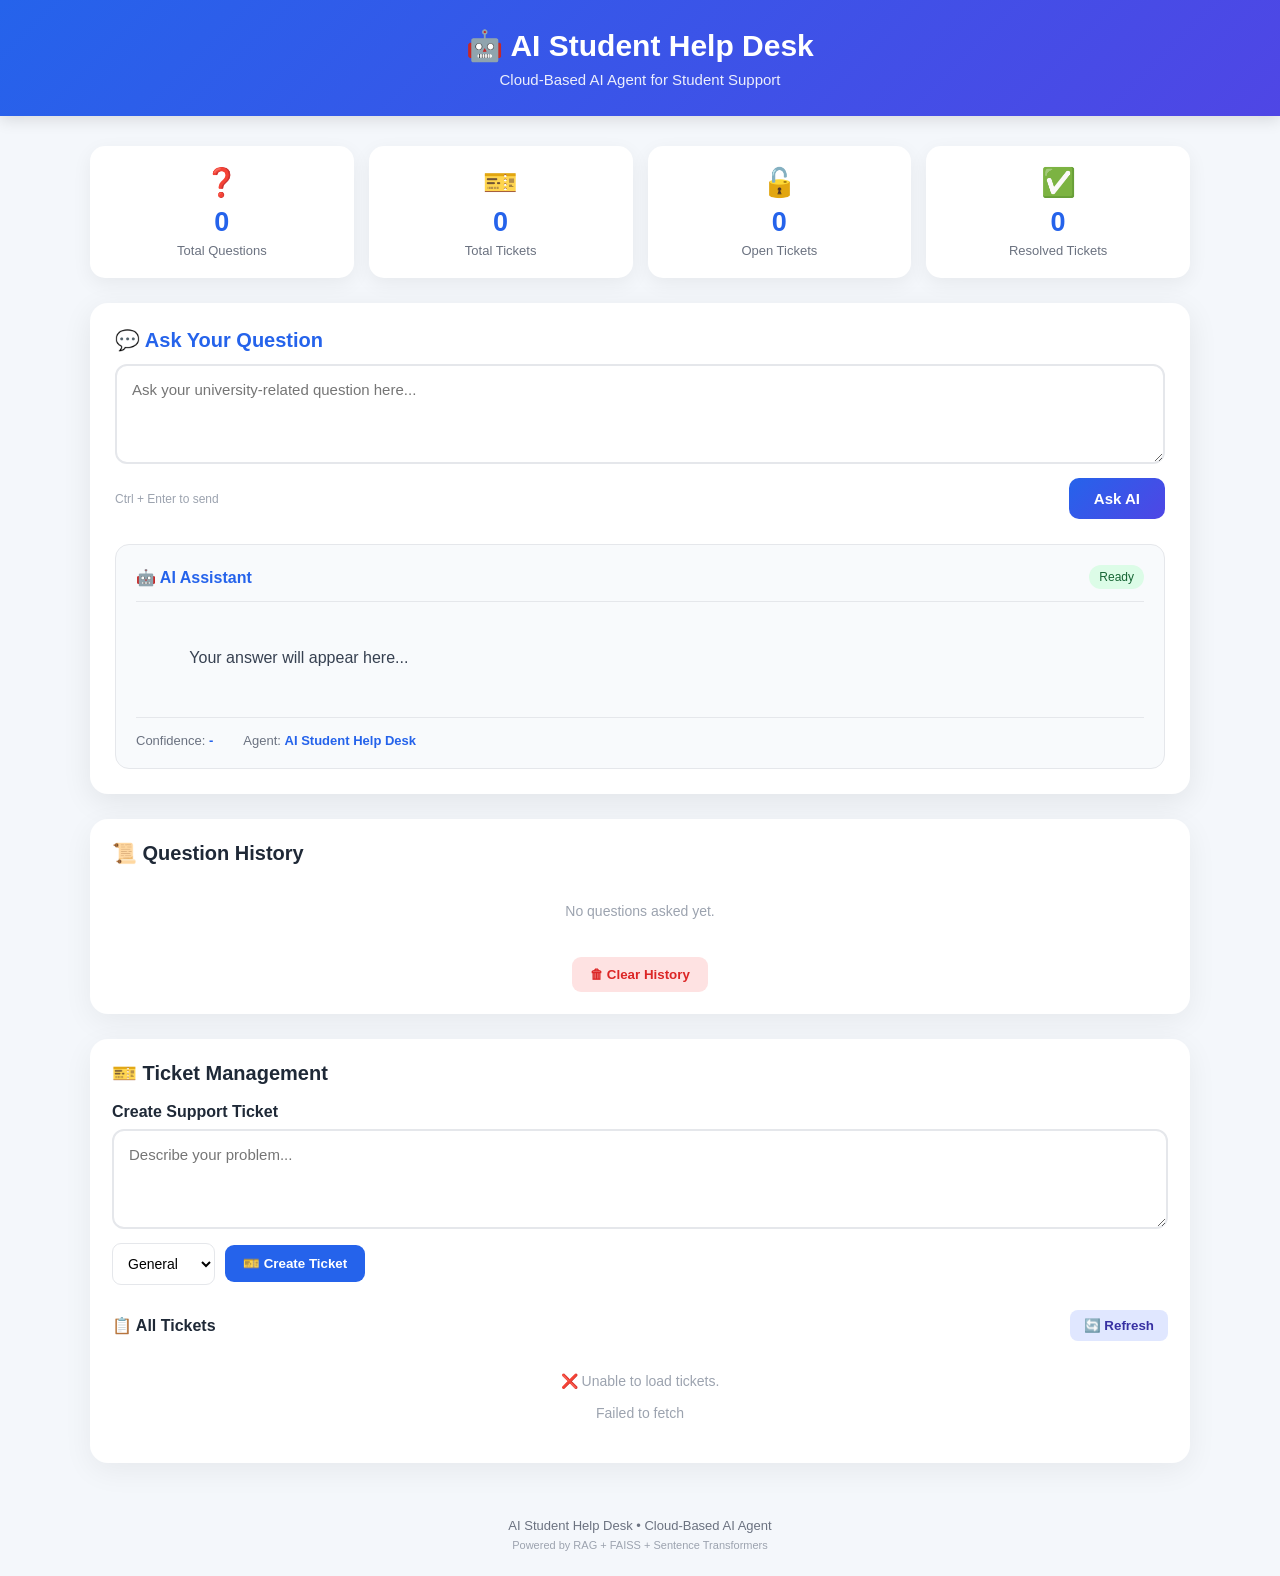
<file: app/fronted/index.html>
<!DOCTYPE html>
<html lang="en">
<head>
<meta charset="UTF-8">
<meta name="viewport" content="width=device-width, initial-scale=1.0">

<title>AI Student Help Desk</title>

<style>
*{
    margin:0;
    padding:0;
    box-sizing:border-box;
}

body{
    font-family:Arial,Helvetica,sans-serif;
    background:#f4f7fb;
    color:#1f2937;
    min-height:100vh;
}

header{
    background:linear-gradient(135deg,#2563eb,#4f46e5);
    color:white;
    padding:28px 20px;
    text-align:center;
    box-shadow:0 4px 15px rgba(0,0,0,.12);
}

header h1{
    font-size:30px;
    margin-bottom:8px;
}

header p{
    font-size:15px;
    opacity:.9;
}

.container{
    width:92%;
    max-width:1100px;
    margin:30px auto;
}

.dashboard{
    display:grid;
    grid-template-columns:repeat(4,1fr);
    gap:15px;
    margin-bottom:25px;
}

.stat-card{
    background:white;
    border-radius:15px;
    padding:20px;
    box-shadow:0 6px 20px rgba(0,0,0,.06);
    text-align:center;
}

.stat-icon{
    font-size:28px;
    margin-bottom:8px;
}

.stat-number{
    font-size:27px;
    font-weight:bold;
    color:#2563eb;
}

.stat-title{
    font-size:13px;
    color:#6b7280;
    margin-top:5px;
}

.main-card{
    background:white;
    border-radius:18px;
    padding:25px;
    box-shadow:0 8px 30px rgba(0,0,0,.08);
}

.question-section{
    margin-bottom:25px;
}

.question-title{
    font-size:20px;
    font-weight:bold;
    margin-bottom:12px;
    color:#2563eb;
}

textarea{
    width:100%;
    resize:vertical;
    min-height:100px;
    border:2px solid #e5e7eb;
    border-radius:12px;
    padding:15px;
    font-family:inherit;
    font-size:15px;
    outline:none;
    transition:.2s;
}

textarea:focus{
    border-color:#2563eb;
    box-shadow:0 0 0 3px rgba(37,99,235,.1);
}

.input-bottom{
    display:flex;
    justify-content:space-between;
    align-items:center;
    margin-top:10px;
}

.shortcut{
    font-size:12px;
    color:#9ca3af;
}

#askButton{
    border:none;
    background:linear-gradient(135deg,#2563eb,#4f46e5);
    color:white;
    padding:12px 25px;
    border-radius:10px;
    cursor:pointer;
    font-size:15px;
    font-weight:bold;
}

#askButton:hover{
    transform:translateY(-1px);
}

#askButton:disabled{
    opacity:.6;
    cursor:not-allowed;
}

.answer-box{
    background:#f8fafc;
    border:1px solid #e5e7eb;
    border-radius:14px;
    padding:20px;
}

.answer-header{
    display:flex;
    justify-content:space-between;
    align-items:center;
    margin-bottom:15px;
    padding-bottom:12px;
    border-bottom:1px solid #e5e7eb;
}

.answer-header span:first-child{
    font-weight:bold;
    color:#2563eb;
}

.status{
    font-size:12px;
    background:#dcfce7;
    color:#166534;
    padding:5px 10px;
    border-radius:20px;
}

#answer{
    min-height:70px;
    line-height:1.7;
    color:#374151;
    white-space:pre-wrap;
}

.answer-info{
    display:flex;
    gap:30px;
    margin-top:18px;
    padding-top:15px;
    border-top:1px solid #e5e7eb;
    font-size:13px;
    color:#6b7280;
}

.answer-info strong{
    color:#2563eb;
}

.history-section,
.ticket-section{
    margin-top:25px;
    background:white;
    border-radius:18px;
    padding:22px;
    box-shadow:0 8px 30px rgba(0,0,0,.06);
}

.history-title,
.ticket-title{
    font-size:20px;
    margin-bottom:18px;
}

.history-item{
    border:1px solid #e5e7eb;
    border-radius:12px;
    padding:16px;
    margin-bottom:12px;
    background:#f9fafb;
}

.history-question{
    line-height:1.6;
    margin-bottom:12px;
}

.history-answer{
    color:#4b5563;
    line-height:1.6;
    padding-top:10px;
    border-top:1px solid #e5e7eb;
}

.history-meta{
    margin-top:10px;
    font-size:11px;
    color:#9ca3af;
}

.empty-history{
    text-align:center;
    padding:20px;
    color:#9ca3af;
    font-size:14px;
}

.clear-container{
    margin-top:18px;
    text-align:center;
}

.clear-history{
    border:none;
    background:#fee2e2;
    color:#dc2626;
    padding:10px 18px;
    border-radius:9px;
    cursor:pointer;
    font-weight:bold;
}

.ticket-label{
    display:block;
    font-weight:bold;
    margin-bottom:8px;
}

#ticketQuestion{
    min-height:100px;
}

.ticket-controls{
    display:flex;
    gap:10px;
    align-items:center;
    margin-top:10px;
    flex-wrap:wrap;
}

#ticketIntent{
    padding:11px;
    border:1px solid #e5e7eb;
    border-radius:9px;
    font-size:14px;
    background:white;
}

#createTicketButton{
    border:none;
    background:#2563eb;
    color:white;
    padding:11px 18px;
    border-radius:9px;
    cursor:pointer;
    font-weight:bold;
}

#createTicketButton:disabled{
    opacity:.6;
}

#refreshTicketsButton{
    border:none;
    background:#e0e7ff;
    color:#3730a3;
    padding:8px 14px;
    border-radius:8px;
    cursor:pointer;
    font-weight:bold;
}

.ticket-result{
    display:none;
    margin-top:18px;
    padding:15px;
    border-radius:10px;
    background:#f0fdf4;
    border:1px solid #bbf7d0;
    line-height:1.7;
}

.ticket-result.error{
    background:#fef2f2;
    border-color:#fecaca;
    color:#991b1b;
}

.tickets-header{
    display:flex;
    justify-content:space-between;
    align-items:center;
    margin-top:25px;
    margin-bottom:12px;
}

.ticket-card{
    border:1px solid #e5e7eb;
    border-radius:12px;
    padding:16px;
    margin-bottom:12px;
    background:#f9fafb;
}

.ticket-card-id{
    margin-bottom:10px;
    font-weight:bold;
    color:#2563eb;
}

.ticket-card-question{
    line-height:1.6;
    margin-bottom:10px;
}

.ticket-card-meta{
    font-size:13px;
    color:#6b7280;
    margin-bottom:12px;
    line-height:1.6;
}

.ticket-status-row{
    display:flex;
    align-items:center;
    gap:10px;
    flex-wrap:wrap;
}

.ticket-status-select{
    padding:7px 10px;
    border:1px solid #e5e7eb;
    border-radius:7px;
    background:white;
}

.update-ticket-button{
    border:none;
    background:#4f46e5;
    color:white;
    padding:7px 12px;
    border-radius:7px;
    cursor:pointer;
    font-size:12px;
    font-weight:bold;
}

footer{
    text-align:center;
    padding:25px 15px;
    color:#6b7280;
    font-size:13px;
}

.footer-small{
    margin-top:6px;
    font-size:11px;
    color:#9ca3af;
}

@media(max-width:700px){
    .dashboard{
        grid-template-columns:repeat(2,1fr);
    }

    .input-bottom{
        flex-direction:column;
        align-items:stretch;
        gap:10px;
    }

    #askButton{
        width:100%;
    }

    .answer-info{
        flex-direction:column;
        gap:8px;
    }
}

@media(max-width:450px){
    .dashboard{
        grid-template-columns:1fr 1fr;
    }

    header h1{
        font-size:24px;
    }

    .container{
        width:95%;
        margin-top:15px;
    }

    .main-card{
        padding:16px;
    }
}
</style>
</head>

<body>

<header>
    <h1>🤖 AI Student Help Desk</h1>
    <p>Cloud-Based AI Agent for Student Support</p>
</header>

<main class="container">

<div class="dashboard">

    <div class="stat-card">
        <div class="stat-icon">❓</div>
        <div class="stat-number" id="totalQuestions">0</div>
        <div class="stat-title">Total Questions</div>
    </div>

    <div class="stat-card">
        <div class="stat-icon">🎫</div>
        <div class="stat-number" id="totalTickets">0</div>
        <div class="stat-title">Total Tickets</div>
    </div>

    <div class="stat-card">
        <div class="stat-icon">🔓</div>
        <div class="stat-number" id="openTickets">0</div>
        <div class="stat-title">Open Tickets</div>
    </div>

    <div class="stat-card">
        <div class="stat-icon">✅</div>
        <div class="stat-number" id="resolvedTickets">0</div>
        <div class="stat-title">Resolved Tickets</div>
    </div>

</div>


<div class="main-card">

    <div class="question-section">

        <div class="question-title">
            💬 Ask Your Question
        </div>

        <textarea
            id="questionInput"
            placeholder="Ask your university-related question here..."
            rows="3"
        ></textarea>

        <div class="input-bottom">

            <span class="shortcut">
                Ctrl + Enter to send
            </span>

            <button
                type="button"
                id="askButton"
            >
                Ask AI
            </button>

        </div>

    </div>


    <div class="answer-box">

        <div class="answer-header">

            <span>
                🤖 AI Assistant
            </span>

            <span
                id="status"
                class="status"
            >
                Ready
            </span>

        </div>

        <div id="answer">
            Your answer will appear here...
        </div>

        <div class="answer-info">

            <span>
                Confidence:
                <strong id="confidence">-</strong>
            </span>

            <span>
                Agent:
                <strong id="agentType">
                    AI Student Help Desk
                </strong>
            </span>

        </div>

    </div>

</div>


<div class="history-section">

    <h3 class="history-title">
        📜 Question History
    </h3>

    <div id="history">

        <div class="empty-history">
            No questions asked yet.
        </div>

    </div>

    <div class="clear-container">

        <button
            type="button"
            id="clearHistoryButton"
            class="clear-history"
        >
            🗑 Clear History
        </button>

    </div>

</div>


<div class="ticket-section">

    <h3 class="ticket-title">
        🎫 Ticket Management
    </h3>

    <label
        class="ticket-label"
        for="ticketQuestion"
    >
        Create Support Ticket
    </label>

    <textarea
        id="ticketQuestion"
        placeholder="Describe your problem..."
        rows="3"
    ></textarea>

    <div class="ticket-controls">

        <select id="ticketIntent">

            <option value="general">
                General
            </option>

            <option value="fees">
                Fees
            </option>

            <option value="hostel">
                Hostel
            </option>

            <option value="exam">
                Exam
            </option>

            <option value="technical">
                Technical
            </option>

            <option value="faculty">
                Faculty
            </option>

        </select>

        <button
            type="button"
            id="createTicketButton"
        >
            🎫 Create Ticket
        </button>

    </div>

    <div
        id="ticketResult"
        class="ticket-result"
    ></div>

    <div class="tickets-header">

        <strong>
            📋 All Tickets
        </strong>

        <button
            type="button"
            id="refreshTicketsButton"
        >
            🔄 Refresh
        </button>

    </div>

    <div id="ticketsList">

        <div class="empty-history">
            No tickets loaded yet.
        </div>

    </div>

</div>

</main>


<footer>

<p>
AI Student Help Desk • Cloud-Based AI Agent
</p>

<p class="footer-small">
Powered by RAG + FAISS + Sentence Transformers
</p>

</footer>


<script>

const API_BASE_URL = "http://127.0.0.1:8000";
const API_URL = API_BASE_URL + "/ask";


const questionInput =
document.getElementById("questionInput");

const answerBox =
document.getElementById("answer");

const confidenceBox =
document.getElementById("confidence");

const statusBadge =
document.getElementById("status");

const agentTypeBox =
document.getElementById("agentType");

const askButton =
document.getElementById("askButton");

const historyBox =
document.getElementById("history");

const clearHistoryButton =
document.getElementById("clearHistoryButton");

const ticketQuestion =
document.getElementById("ticketQuestion");

const ticketIntent =
document.getElementById("ticketIntent");

const createTicketButton =
document.getElementById("createTicketButton");

const ticketResult =
document.getElementById("ticketResult");

const refreshTicketsButton =
document.getElementById("refreshTicketsButton");

const ticketsList =
document.getElementById("ticketsList");

const totalQuestions =
document.getElementById("totalQuestions");

const totalTickets =
document.getElementById("totalTickets");

const openTickets =
document.getElementById("openTickets");

const resolvedTickets =
document.getElementById("resolvedTickets");


/* =====================================================
   SAFE LOCAL STORAGE
===================================================== */

function safeStorageGet(key){

    try{
        return window.localStorage.getItem(key);
    }
    catch(error){
        console.warn("LocalStorage read blocked:", error);
        return null;
    }
}


function safeStorageSet(key,value){

    try{
        window.localStorage.setItem(
            key,
            String(value)
        );
    }
    catch(error){
        console.warn("LocalStorage save blocked:", error);
    }
}


function safeStorageRemove(key){

    try{
        window.localStorage.removeItem(key);
    }
    catch(error){
        console.warn("LocalStorage remove blocked:", error);
    }
}


/* =====================================================
   ESCAPE HTML
===================================================== */

function escapeHTML(text){

    if(
        text === null ||
        text === undefined
    ){
        return "";
    }

    return String(text)
        .replace(/&/g,"&amp;")
        .replace(/</g,"&lt;")
        .replace(/>/g,"&gt;")
        .replace(/"/g,"&quot;")
        .replace(/'/g,"&#039;");
}


/* =====================================================
   CURRENT QUESTION
===================================================== */

function saveCurrentQuestion(){

    safeStorageSet(
        "studentHelpDeskCurrentQuestion",
        questionInput.value
    );
}


function loadCurrentQuestion(){

    const saved =
    safeStorageGet(
        "studentHelpDeskCurrentQuestion"
    );

    if(saved !== null){
        questionInput.value = saved;
    }
}


/* =====================================================
   ANSWER SAVE
===================================================== */

function saveCurrentAnswer(
    answerText,
    confidenceText,
    agentText
){

    safeStorageSet(
        "studentHelpDeskLastAnswer",
        answerText
    );

    safeStorageSet(
        "studentHelpDeskLastConfidence",
        confidenceText
    );

    safeStorageSet(
        "studentHelpDeskLastAgent",
        agentText
    );
}


function loadLastAnswer(){

    const savedAnswer =
    safeStorageGet(
        "studentHelpDeskLastAnswer"
    );

    const savedConfidence =
    safeStorageGet(
        "studentHelpDeskLastConfidence"
    );

    const savedAgent =
    safeStorageGet(
        "studentHelpDeskLastAgent"
    );

    if(savedAnswer !== null){

        answerBox.innerText =
        savedAnswer;

        confidenceBox.innerText =
        savedConfidence || "-";

        agentTypeBox.innerText =
        savedAgent ||
        "AI Student Help Desk";

        statusBadge.innerText =
        "Answered";
    }
}


/* =====================================================
   HISTORY
===================================================== */

function getSavedHistory(){

    const saved =
    safeStorageGet(
        "studentHelpDeskHistory"
    );

    if(!saved){
        return [];
    }

    try{

        const data =
        JSON.parse(saved);

        return Array.isArray(data)
            ? data
            : [];

    }
    catch(error){

        return [];
    }
}


function saveHistory(
    question,
    answerText,
    confidenceText,
    agentText
){

    const data =
    getSavedHistory();

    data.unshift({

        question:question,

        answer:answerText,

        confidence:confidenceText,

        agent:agentText
    });

    safeStorageSet(
        "studentHelpDeskHistory",
        JSON.stringify(
            data.slice(0,50)
        )
    );

    updateQuestionCount();
}


function createHistoryItem(
    question,
    answerText,
    confidenceText,
    agentText,
    addToTop=true
){

    const empty =
    historyBox.querySelector(
        ".empty-history"
    );

    if(empty){
        empty.remove();
    }

    const item =
    document.createElement("div");

    item.className =
    "history-item";

    item.innerHTML = `

        <div class="history-question">

            <strong>
                Question:
            </strong>

            <br>

            ${escapeHTML(question)}

        </div>

        <div class="history-answer">

            <strong>
                Answer:
            </strong>

            <br>

            ${escapeHTML(answerText)}

        </div>

        <div class="history-meta">

            Confidence:
            ${escapeHTML(
                confidenceText || "-"
            )}

            &nbsp; • &nbsp;

            Agent:
            ${escapeHTML(
                agentText ||
                "AI Student Help Desk"
            )}

        </div>
    `;

    if(
        addToTop &&
        historyBox.firstChild
    ){

        historyBox.insertBefore(
            item,
            historyBox.firstChild
        );

    }
    else{

        historyBox.appendChild(item);
    }
}


function loadHistory(){

    const data =
    getSavedHistory();

    if(data.length === 0){

        updateQuestionCount();

        return;
    }

    historyBox.innerHTML = "";

    data.forEach(function(item){

        createHistoryItem(

            item.question || "",

            item.answer || "",

            item.confidence || "-",

            item.agent ||
            "AI Student Help Desk",

            false
        );
    });

    updateQuestionCount();
}


function updateQuestionCount(){

    const data =
    getSavedHistory();

    totalQuestions.innerText =
    String(data.length);
}


/* =====================================================
   ASK QUESTION
===================================================== */

async function askQuestion(){

    const question =
    questionInput.value.trim();


    if(!question){

        answerBox.innerText =
        "Please enter a question.";

        statusBadge.innerText =
        "Waiting";

        return;
    }


    /*
       IMPORTANT:
       First update UI.
       LocalStorage failure cannot stop the request.
    */

    askButton.disabled = true;

    askButton.innerText =
    "Thinking...";

    statusBadge.innerText =
    "Searching...";

    answerBox.innerText =
    "Finding the best answer...";

    confidenceBox.innerText =
    "-";


    try{

        /*
           Save question safely.
           Even if LocalStorage is blocked,
           this function will NOT throw.
        */

        saveCurrentQuestion();


        const response =
        await fetch(
            API_URL,
            {
                method:"POST",

                headers:{
                    "Content-Type":
                    "application/json"
                },

                body:JSON.stringify({
                    question:question
                })
            }
        );


        const responseText =
        await response.text();


        let data;


        try{

            data =
            JSON.parse(
                responseText
            );

        }
        catch(error){

            throw new Error(
                "Invalid backend response: " +
                responseText.substring(
                    0,
                    100
                )
            );
        }


        if(!response.ok){

            throw new Error(
                data.message ||
                data.detail ||
                (
                    "HTTP " +
                    response.status
                )
            );
        }


        let finalAnswer =
        data.answer ||
        "Sorry, information not found.";


        /*
           Automatic ticket
        */

        if(data.ticket_id){

            finalAnswer +=
            "\n\n🎫 Ticket ID: " +
            data.ticket_id;
        }


        const finalConfidence =
        data.confidence ?? "-";


        const finalAgent =
        data.type ||
        data.agent_type ||
        "AI Student Help Desk";


        answerBox.innerText =
        finalAnswer;


        confidenceBox.innerText =
        String(
            finalConfidence
        );


        agentTypeBox.innerText =
        finalAgent;


        if(
            data.status ===
            "ticket_created"
        ){

            statusBadge.innerText =
            "Ticket Created";

        }
        else if(
            data.status ===
            "found"
        ){

            statusBadge.innerText =
            "Answered";

        }
        else{

            statusBadge.innerText =
            data.status ||
            "Answered";
        }


        saveCurrentAnswer(
            finalAnswer,
            finalConfidence,
            finalAgent
        );


        saveHistory(
            question,
            finalAnswer,
            finalConfidence,
            finalAgent
        );


        createHistoryItem(
            question,
            finalAnswer,
            finalConfidence,
            finalAgent,
            true
        );


        questionInput.value =
        question;


    }
    catch(error){

        console.error(
            "Ask Error:",
            error
        );

        answerBox.innerText =
        "Unable to connect to Student Help Desk server.\n\n" +
        error.message;

        statusBadge.innerText =
        "Error";
    }
    finally{

        askButton.disabled =
        false;

        askButton.innerText =
        "Ask AI";
    }
}


/* =====================================================
   CLEAR HISTORY
===================================================== */

function clearHistory(){

    const confirmClear =
    confirm(
        "Are you sure you want to clear history and current answer?"
    );

    if(!confirmClear){
        return;
    }


    safeStorageRemove(
        "studentHelpDeskHistory"
    );

    safeStorageRemove(
        "studentHelpDeskLastAnswer"
    );

    safeStorageRemove(
        "studentHelpDeskLastConfidence"
    );

    safeStorageRemove(
        "studentHelpDeskLastAgent"
    );

    safeStorageRemove(
        "studentHelpDeskCurrentQuestion"
    );


    historyBox.innerHTML = `

        <div class="empty-history">
            No questions asked yet.
        </div>
    `;


    questionInput.value =
    "";


    answerBox.innerText =
    "Your answer will appear here...";


    confidenceBox.innerText =
    "-";


    agentTypeBox.innerText =
    "AI Student Help Desk";


    statusBadge.innerText =
    "Ready";


    updateQuestionCount();
}


/* =====================================================
   CREATE SUPPORT TICKET
===================================================== */

async function createSupportTicket(){

    const question =
    ticketQuestion.value.trim();


    const intent =
    ticketIntent.value;


    if(!question){

        alert(
            "Please describe your problem first."
        );

        return;
    }


    createTicketButton.disabled =
    true;


    createTicketButton.innerText =
    "Creating...";


    ticketResult.classList.remove(
        "error"
    );


    ticketResult.style.display =
    "block";


    ticketResult.innerHTML =
    "Creating ticket...";


    try{


        const response =
        await fetch(

            API_BASE_URL +
            "/create-ticket",

            {

                method:"POST",

                headers:{
                    "Content-Type":
                    "application/json"
                },

                body:JSON.stringify({

                    question:question,

                    intent:intent
                })
            }
        );


        const data =
        await response.json();


        if(!response.ok){

            throw new Error(
                data.message ||
                "Ticket creation failed."
            );
        }


        if(
            data.status !==
            "success"
        ){

            throw new Error(
                data.message ||
                "Unable to create ticket."
            );
        }


        const ticket =
        data.ticket || {};


        const ticketId =
        ticket.ticket_id ||
        ticket.id ||
        "Generated";


        const department =
        ticket.department ||
        ticket.faculty ||
        "-";


        const ticketStatus =
        ticket.status ||
        "open";


        ticketResult.innerHTML = `

            <strong>
                ✅ Ticket Created Successfully
            </strong>

            <br><br>

            Ticket ID:

            <strong>
                ${escapeHTML(ticketId)}
            </strong>

            <br>

            Department:
            ${escapeHTML(department)}

            <br>

            Status:
            ${escapeHTML(ticketStatus)}
        `;


        ticketQuestion.value =
        "";


        await loadTickets();


    }
    catch(error){


        console.error(
            "Ticket Error:",
            error
        );


        ticketResult.classList.add(
            "error"
        );


        ticketResult.innerHTML = `

            <strong>
                ❌ Error
            </strong>

            <br><br>

            ${escapeHTML(
                error.message
            )}
        `;
    }
    finally{


        createTicketButton.disabled =
        false;


        createTicketButton.innerText =
        "🎫 Create Ticket";
    }
}


/* =====================================================
   LOAD TICKETS
===================================================== */

async function loadTickets(){

    ticketsList.innerHTML = `

        <div class="empty-history">
            Loading tickets...
        </div>
    `;


    try{


        const response =
        await fetch(
            API_BASE_URL +
            "/tickets"
        );


        const data =
        await response.json();


        if(!response.ok){

            throw new Error(
                data.message ||
                "Unable to load tickets."
            );
        }


        const tickets =
        Array.isArray(
            data.tickets
        )
        ?
        data.tickets
        :
        [];


        updateDashboard(
            tickets
        );


        if(
            tickets.length === 0
        ){

            ticketsList.innerHTML = `

                <div class="empty-history">
                    No tickets found.
                </div>
            `;

            return;
        }


        ticketsList.innerHTML =
        "";


        tickets.forEach(
            createTicketCard
        );


    }
    catch(error){


        console.error(
            "Load Tickets Error:",
            error
        );


        ticketsList.innerHTML = `

            <div class="empty-history">

                ❌ Unable to load tickets.

                <br><br>

                ${escapeHTML(
                    error.message
                )}

            </div>
        `;
    }
}


/* =====================================================
   DASHBOARD
===================================================== */

function updateDashboard(
    tickets
){

    const safeTickets =
    Array.isArray(tickets)
    ?
    tickets
    :
    [];


    totalTickets.innerText =
    String(
        safeTickets.length
    );


    openTickets.innerText =
    String(

        safeTickets.filter(
            function(ticket){

                return String(
                    ticket.status ||
                    "open"
                ).toLowerCase()
                ===
                "open";
            }
        ).length
    );


    resolvedTickets.innerText =
    String(

        safeTickets.filter(
            function(ticket){

                return String(
                    ticket.status ||
                    ""
                ).toLowerCase()
                ===
                "resolved";
            }
        ).length
    );
}


/* =====================================================
   CREATE TICKET CARD
===================================================== */

function createTicketCard(
    ticket
){

    const card =
    document.createElement(
        "div"
    );


    card.className =
    "ticket-card";


    const ticketId =
    ticket.ticket_id ||
    ticket.id ||
    "-";


    const question =
    ticket.question ||
    "-";


    const intent =
    ticket.intent ||
    "general";


    const department =
    ticket.department ||
    ticket.faculty ||
    "-";


    const ticketStatus =
    ticket.status ||
    "open";


    card.innerHTML = `

        <div class="ticket-card-id">

            🎫 Ticket:
            ${escapeHTML(ticketId)}

        </div>


        <div class="ticket-card-question">

            <strong>
                Problem:
            </strong>

            <br>

            ${escapeHTML(question)}

        </div>


        <div class="ticket-card-meta">

            <strong>
                Intent:
            </strong>

            ${escapeHTML(intent)}

            &nbsp; • &nbsp;

            <strong>
                Department:
            </strong>

            ${escapeHTML(department)}

        </div>


        <div class="ticket-status-row">

            <strong>
                Status:
            </strong>


            <select
                class="ticket-status-select"
            >

                <option
                    value="open"
                    ${ticketStatus==="open"?"selected":""}
                >
                    Open
                </option>


                <option
                    value="in_progress"
                    ${ticketStatus==="in_progress"?"selected":""}
                >
                    In Progress
                </option>


                <option
                    value="resolved"
                    ${ticketStatus==="resolved"?"selected":""}
                >
                    Resolved
                </option>

            </select>


            <button
                type="button"
                class="update-ticket-button"
            >
                Update
            </button>

        </div>
    `;


    const updateButton =
    card.querySelector(
        ".update-ticket-button"
    );


    const statusSelect =
    card.querySelector(
        ".ticket-status-select"
    );


    updateButton.addEventListener(
        "click",
        function(){

            updateTicketStatus(
                ticketId,
                statusSelect.value
            );
        }
    );


    ticketsList.appendChild(
        card
    );
}


/* =====================================================
   UPDATE TICKET STATUS
===================================================== */

async function updateTicketStatus(
    ticketId,
    statusValue
){

    try{


        const response =
        await fetch(

            API_BASE_URL +
            "/tickets/" +
            encodeURIComponent(
                ticketId
            ),

            {

                method:"PATCH",

                headers:{
                    "Content-Type":
                    "application/json"
                },

                body:JSON.stringify({
                    status:statusValue
                })
            }
        );


        const data =
        await response.json();


        if(!response.ok){

            throw new Error(
                data.message ||
                "Status update failed."
            );
        }


        if(
            data.status !==
            "success"
        ){

            throw new Error(
                data.message ||
                "Unable to update ticket."
            );
        }


        alert(
            "Ticket status updated successfully."
        );


        await loadTickets();


    }
    catch(error){


        console.error(
            "Update Ticket Error:",
            error
        );


        alert(
            "Error: " +
            error.message
        );
    }
}


/* =====================================================
   EVENTS
===================================================== */

askButton.addEventListener(
    "click",
    askQuestion
);


questionInput.addEventListener(
    "keydown",
    function(event){

        if(
            event.ctrlKey &&
            event.key === "Enter"
        ){

            event.preventDefault();

            askQuestion();
        }
    }
);


questionInput.addEventListener(
    "input",
    saveCurrentQuestion
);


clearHistoryButton.addEventListener(
    "click",
    clearHistory
);


createTicketButton.addEventListener(
    "click",
    createSupportTicket
);


refreshTicketsButton.addEventListener(
    "click",
    loadTickets
);


/* =====================================================
   PAGE LOAD
===================================================== */

window.addEventListener(
    "load",
    function(){

        loadCurrentQuestion();

        loadLastAnswer();

        loadHistory();

        loadTickets();

        console.log(
            "AI Student Help Desk Ready"
        );
    }
);

</script>

</body>
</html>
</file>
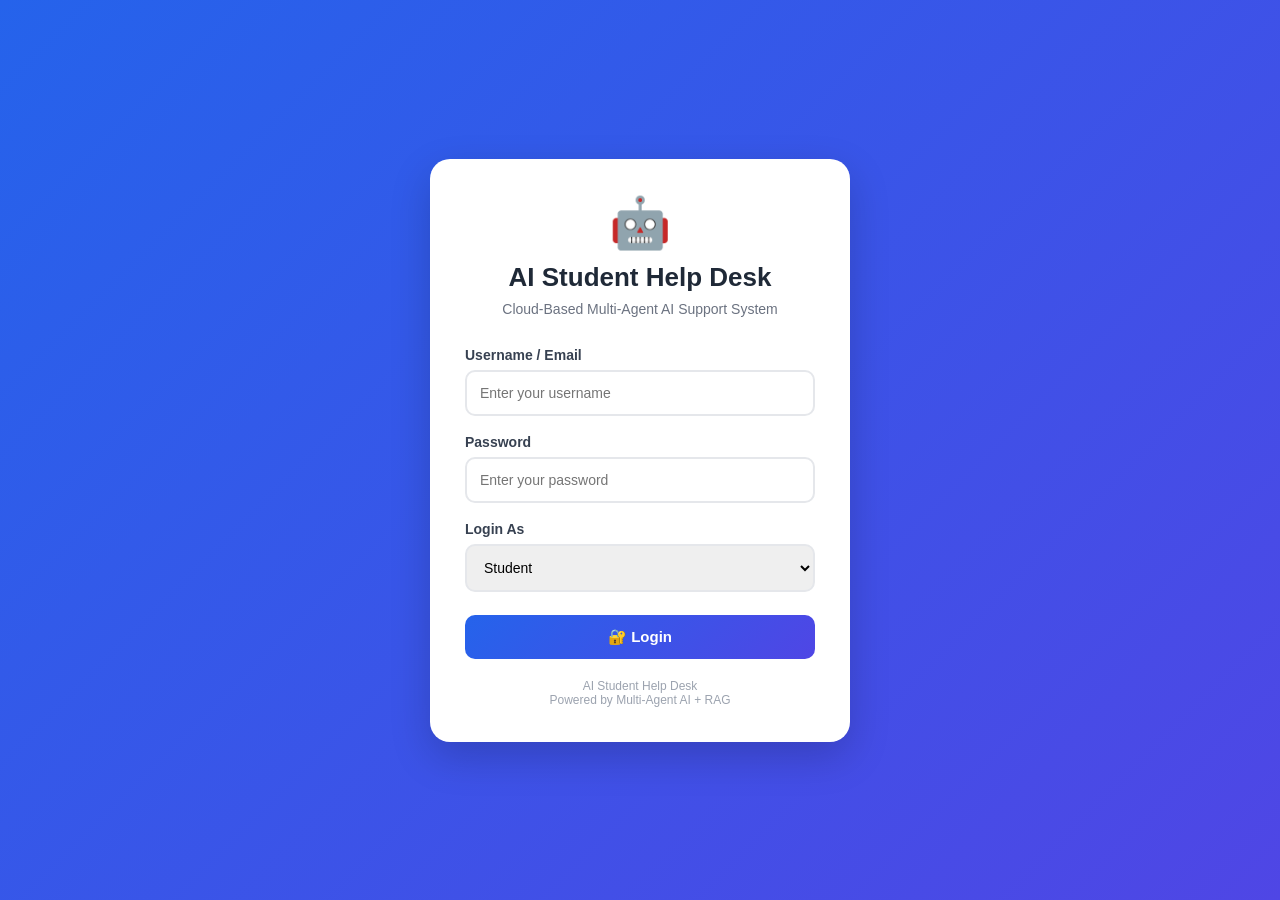
<file: app/fronted/login.html>
<!DOCTYPE html>
<html lang="en">
<head>

    <meta charset="UTF-8">

    <meta name="viewport"
          content="width=device-width, initial-scale=1.0">

    <title>Student Help Desk - Login</title>

    <style>

        * {
            margin: 0;
            padding: 0;
            box-sizing: border-box;
        }

        body {
            font-family: Arial, Helvetica, sans-serif;
            min-height: 100vh;

            display: flex;
            justify-content: center;
            align-items: center;

            background: linear-gradient(
                135deg,
                #2563eb,
                #4f46e5
            );
        }

        .login-container {
            width: 92%;
            max-width: 420px;
        }

        .login-card {
            background: white;

            padding: 35px;

            border-radius: 20px;

            box-shadow:
                0 15px 40px rgba(0, 0, 0, 0.18);
        }

        .logo {
            text-align: center;

            font-size: 50px;

            margin-bottom: 10px;
        }

        h1 {
            text-align: center;

            color: #1f2937;

            font-size: 26px;

            margin-bottom: 8px;
        }

        .subtitle {
            text-align: center;

            color: #6b7280;

            font-size: 14px;

            margin-bottom: 30px;
        }

        .form-group {
            margin-bottom: 18px;
        }

        label {
            display: block;

            font-weight: bold;

            color: #374151;

            margin-bottom: 7px;

            font-size: 14px;
        }

        input,
        select {
            width: 100%;

            padding: 13px;

            border: 2px solid #e5e7eb;

            border-radius: 10px;

            font-size: 14px;

            outline: none;

            transition: 0.2s;
        }

        input:focus,
        select:focus {
            border-color: #2563eb;

            box-shadow:
                0 0 0 3px rgba(
                    37,
                    99,
                    235,
                    0.1
                );
        }

        .login-button {
            width: 100%;

            border: none;

            background: linear-gradient(
                135deg,
                #2563eb,
                #4f46e5
            );

            color: white;

            padding: 13px;

            border-radius: 10px;

            cursor: pointer;

            font-size: 15px;

            font-weight: bold;

            margin-top: 5px;

            transition: 0.2s;
        }

        .login-button:hover {
            transform: translateY(-1px);

            box-shadow:
                0 5px 15px rgba(
                    37,
                    99,
                    235,
                    0.25
                );
        }

        .error-message {
            display: none;

            margin-top: 15px;

            padding: 10px;

            border-radius: 8px;

            background: #fef2f2;

            border: 1px solid #fecaca;

            color: #991b1b;

            font-size: 13px;

            text-align: center;
        }

        .footer {
            text-align: center;

            margin-top: 20px;

            color: #9ca3af;

            font-size: 12px;
        }

    </style>

</head>

<body>

<div class="login-container">

    <div class="login-card">

        <div class="logo">
            🤖
        </div>

        <h1>
            AI Student Help Desk
        </h1>

        <div class="subtitle">
            Cloud-Based Multi-Agent AI Support System
        </div>


        <form id="loginForm">

            <div class="form-group">

                <label for="username">
                    Username / Email
                </label>

                <input
                    type="text"
                    id="username"
                    placeholder="Enter your username"
                    required
                >

            </div>


            <div class="form-group">

                <label for="password">
                    Password
                </label>

                <input
                    type="password"
                    id="password"
                    placeholder="Enter your password"
                    required
                >

            </div>


            <div class="form-group">

                <label for="role">
                    Login As
                </label>

                <select id="role">

                    <option value="student">
                        Student
                    </option>

                    <option value="faculty">
                        Faculty
                    </option>

                    <option value="admin">
                        Admin
                    </option>

                </select>

            </div>


            <button
                type="submit"
                class="login-button"
            >
                🔐 Login
            </button>


            <div
                id="errorMessage"
                class="error-message"
            >
                Invalid login details.
            </div>

        </form>


        <div class="footer">

            AI Student Help Desk

            <br>

            Powered by Multi-Agent AI + RAG

        </div>

    </div>

</div>


<script>

    const loginForm =
        document.getElementById(
            "loginForm"
        );


    const errorMessage =
        document.getElementById(
            "errorMessage"
        );


    loginForm.addEventListener(
        "submit",
        function(event) {

            event.preventDefault();


            const username =
                document.getElementById(
                    "username"
                ).value.trim();


            const password =
                document.getElementById(
                    "password"
                ).value.trim();


            const role =
                document.getElementById(
                    "role"
                ).value;


            if (
                !username ||
                !password
            ) {

                errorMessage.innerText =
                    "Please enter username and password.";

                errorMessage.style.display =
                    "block";

                return;

            }


            /*
             * TEMPORARY LOGIN
             *
             * Abhi frontend testing ke liye.
             * Baad me database authentication
             * ke saath connect karenge.
             */

            localStorage.setItem(
                "studentHelpDeskUser",
                username
            );


            localStorage.setItem(
                "studentHelpDeskRole",
                role
            );


            /*
             * Existing AI Help Desk
             */

            if (role === "student") {

                window.location.href =
                    "index.html";

                return;

            }


            /*
             * Faculty/Admin ke dashboards
             * next step me banayenge.
             */

            if (role === "faculty") {

                alert(
                    "Faculty Dashboard will be connected next."
                );

                return;

            }


            if (role === "admin") {

                alert(
                    "Admin Dashboard will be connected next."
                );

                return;

            }

        }
    );

</script>

</body>
</html>
</file>
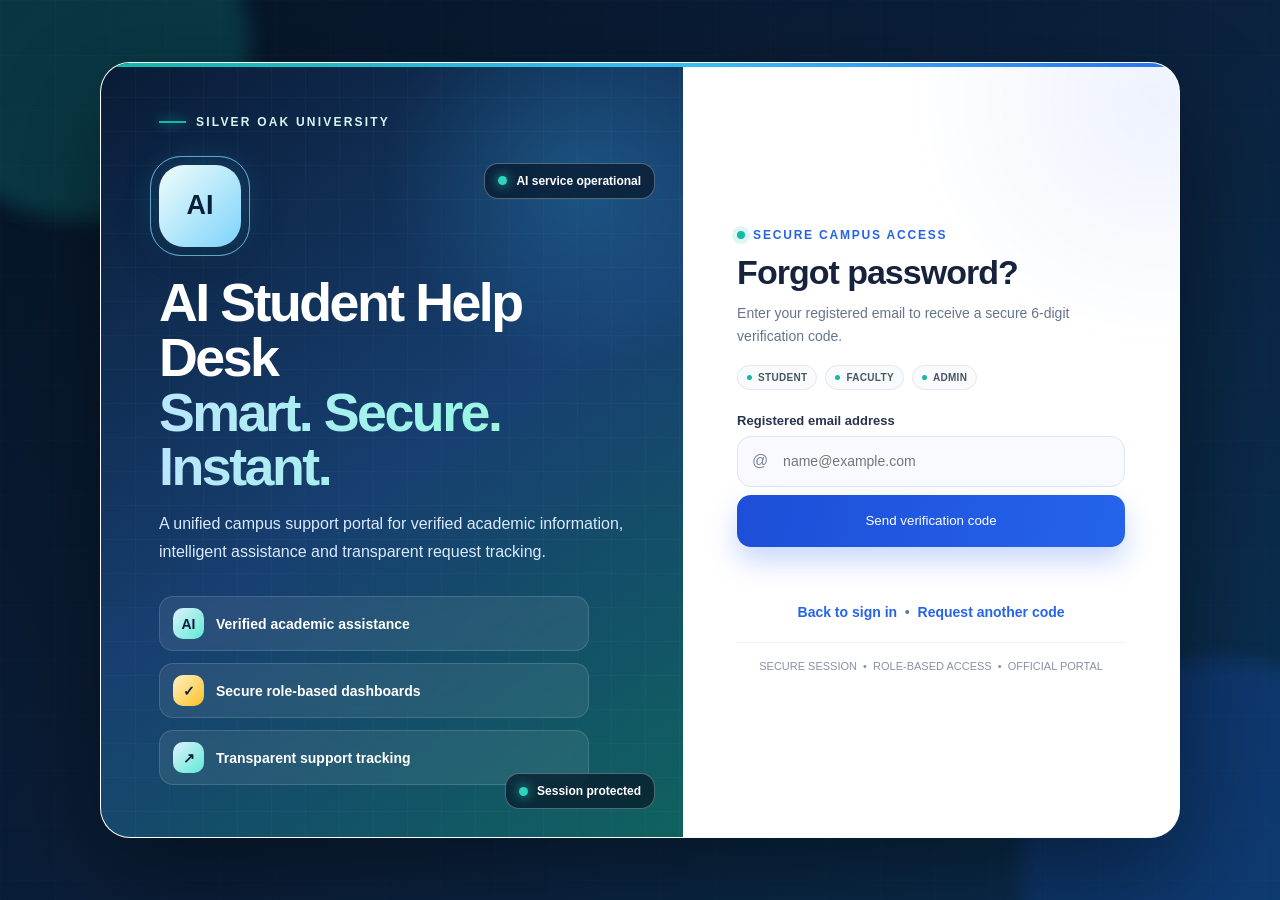
<file: app/frontend/password-reset.html>
<!DOCTYPE html>
<html lang="en">
<head>
    <meta charset="UTF-8">
    <meta name="viewport" content="width=device-width, initial-scale=1.0">
    <title>Password Recovery | AI Student Help Desk</title>
    <meta name="referrer" content="no-referrer">

    <style>
        :root {
            --primary: #2563eb;
            --accent: #0f766e;
            --sky: #38bdf8;
            --teal: #14b8a6;
            --gold: #f59e0b;
            --navy: #0b1f3a;
            --text: #17233c;
            --muted: #64748b;
            --mouse-x: 50%;
            --mouse-y: 50%;
        }

        * { box-sizing: border-box; }

        body {
            margin: 0;
            min-height: 100vh;
            padding: 28px;
            display: flex;
            align-items: center;
            justify-content: center;
            overflow-x: hidden;
            font-family: "Segoe UI", Arial, sans-serif;
            color: var(--text);
            background:
                radial-gradient(circle at var(--mouse-x) var(--mouse-y), rgba(56,189,248,.13), transparent 25%),
                linear-gradient(135deg, #061426, #0b1f3a 50%, #0a3152);
        }

        .background {
            position: fixed;
            inset: 0;
            overflow: hidden;
            pointer-events: none;
        }

        .grid {
            position: absolute;
            inset: 0;
            opacity: .18;
            background-image:
                linear-gradient(rgba(255,255,255,.08) 1px, transparent 1px),
                linear-gradient(90deg, rgba(255,255,255,.08) 1px, transparent 1px);
            background-size: 55px 55px;
        }

        .orb {
            position: absolute;
            border-radius: 50%;
            filter: blur(10px);
            opacity: .5;
        }

        .orb.one {
            width: 340px;
            height: 340px;
            top: -120px;
            left: -90px;
            background: rgba(20,184,166,.42);
            animation: driftOne 10s ease-in-out infinite alternate;
        }

        .orb.two {
            width: 410px;
            height: 410px;
            right: -150px;
            bottom: -170px;
            background: rgba(37,99,235,.42);
            animation: driftTwo 12s ease-in-out infinite alternate;
        }

        .orb.three {
            width: 190px;
            height: 190px;
            top: 22%;
            right: 12%;
            background: rgba(245,158,11,.20);
            animation: driftThree 8s ease-in-out infinite alternate;
        }

        .spark {
            position: absolute;
            width: 5px;
            height: 5px;
            border-radius: 50%;
            background: white;
            box-shadow: 0 0 14px 3px rgba(255,255,255,.7);
            animation: twinkle 2.8s ease-in-out infinite;
        }

        .s1 { top: 15%; left: 18%; }
        .s2 { top: 75%; left: 10%; animation-delay: .8s; }
        .s3 { top: 12%; right: 20%; animation-delay: 1.5s; }
        .s4 { top: 72%; right: 16%; animation-delay: 2s; }

        .login-card {
            position: relative;
            z-index: 2;
            width: min(1080px, 100%);
            min-height: 650px;
            display: grid;
            grid-template-columns: 1.08fr .92fr;
            overflow: hidden;
            border: 1px solid rgba(255,255,255,.25);
            border-radius: 30px;
            background: rgba(255,255,255,.98);
            box-shadow: 0 40px 100px rgba(0,0,0,.42);
            animation: cardIn .9s cubic-bezier(.16,1,.3,1) both;
        }

        .login-card::before {
            content: "";
            position: absolute;
            z-index: 5;
            top: 0;
            left: 0;
            right: 0;
            height: 4px;
            background: linear-gradient(90deg, var(--teal), var(--sky), var(--primary), var(--gold), var(--teal));
            background-size: 220% 100%;
            animation: rainbow 5s linear infinite;
        }

        .brand-panel {
            position: relative;
            overflow: hidden;
            padding: 52px 58px;
            color: white;
            background:
                radial-gradient(circle at 82% 15%, rgba(56,189,248,.22), transparent 24%),
                linear-gradient(145deg, #091b35, #173f70 52%, #0f625f);
        }

        .brand-panel::before {
            content: "";
            position: absolute;
            inset: 0;
            opacity: .17;
            background-image:
                linear-gradient(rgba(255,255,255,.14) 1px, transparent 1px),
                linear-gradient(90deg, rgba(255,255,255,.14) 1px, transparent 1px);
            background-size: 34px 34px;
        }

        .brand-content { position: relative; z-index: 2; }

        .university {
            display: flex;
            align-items: center;
            gap: 10px;
            margin-bottom: 36px;
            color: #d5f5f1;
            font-size: 12px;
            font-weight: 800;
            letter-spacing: 2.2px;
            animation: down .7s .15s both;
        }

        .university::before {
            content: "";
            width: 27px;
            height: 2px;
            background: var(--teal);
            box-shadow: 0 0 12px var(--teal);
        }

        .ai-logo {
            position: relative;
            width: 82px;
            height: 82px;
            display: grid;
            place-items: center;
            border-radius: 25px;
            color: var(--navy);
            font-size: 27px;
            font-weight: 900;
            background: linear-gradient(135deg, #f0fdfa, #7dd3fc);
            box-shadow: 0 18px 40px rgba(0,0,0,.25), 0 0 35px rgba(56,189,248,.28);
            animation: logoFloat 3.5s ease-in-out infinite;
        }

        .ai-logo::before,
        .ai-logo::after {
            content: "";
            position: absolute;
            inset: -9px;
            border: 1px solid rgba(125,211,252,.48);
            border-radius: 31px;
            animation: pulse 2.5s ease-out infinite;
        }

        .ai-logo::after { animation-delay: 1.25s; }

        .brand-panel h1 {
            max-width: 500px;
            margin: 28px 0 16px;
            font-size: clamp(40px, 4.2vw, 58px);
            line-height: 1.02;
            letter-spacing: -2.5px;
            animation: up .8s .25s both;
        }

        .gradient-text {
            display: block;
            color: transparent;
            background: linear-gradient(90deg, #bae6fd, #99f6e4, #fde68a, #bae6fd);
            background-size: 200% auto;
            background-clip: text;
            -webkit-background-clip: text;
            animation: textShine 4s linear infinite;
        }

        .brand-copy {
            max-width: 465px;
            margin: 0 0 30px;
            color: #dbeafe;
            font-size: 16px;
            line-height: 1.75;
            animation: up .8s .35s both;
        }

        .features { display: grid; gap: 12px; max-width: 430px; }

        .feature {
            display: flex;
            align-items: center;
            gap: 12px;
            padding: 11px 13px;
            border: 1px solid rgba(255,255,255,.14);
            border-radius: 14px;
            background: rgba(255,255,255,.08);
            backdrop-filter: blur(8px);
            font-size: 14px;
            font-weight: 650;
            opacity: 0;
            animation: featureIn .65s forwards;
        }

        .feature:nth-child(1) { animation-delay: .55s; }
        .feature:nth-child(2) { animation-delay: .7s; }
        .feature:nth-child(3) { animation-delay: .85s; }

        .feature-icon {
            width: 31px;
            height: 31px;
            flex: 0 0 31px;
            display: grid;
            place-items: center;
            border-radius: 10px;
            color: var(--navy);
            font-weight: 900;
            background: linear-gradient(135deg, #e0f2fe, #5eead4);
        }

        .feature:nth-child(2) .feature-icon {
            background: linear-gradient(135deg, #fef3c7, #fbbf24);
        }

        .float-card {
            position: absolute;
            z-index: 3;
            right: 28px;
            display: flex;
            align-items: center;
            gap: 9px;
            padding: 10px 13px;
            border: 1px solid rgba(255,255,255,.3);
            border-radius: 14px;
            background: rgba(6,20,38,.68);
            backdrop-filter: blur(10px);
            font-size: 12px;
            font-weight: 750;
            animation: badge 3.3s ease-in-out infinite;
        }

        .float-card span {
            width: 9px;
            height: 9px;
            border-radius: 50%;
            background: #2dd4bf;
            box-shadow: 0 0 12px #2dd4bf;
        }

        .float-card.top { top: 100px; }
        .float-card.bottom { bottom: 28px; animation-delay: .8s; }

        .form-panel {
            padding: 56px 54px;
            display: flex;
            flex-direction: column;
            justify-content: center;
            background: radial-gradient(circle at 95% 5%, rgba(37,99,235,.08), transparent 28%), white;
        }

        .form-content {
            width: 100%;
            max-width: 400px;
            margin: auto;
            animation: formIn .8s .35s both;
        }

        .eyebrow {
            display: flex;
            align-items: center;
            gap: 8px;
            margin: 0 0 11px;
            color: var(--primary);
            font-size: 12px;
            font-weight: 850;
            letter-spacing: 1.8px;
        }

        .eyebrow::before {
            content: "";
            width: 8px;
            height: 8px;
            border-radius: 50%;
            background: var(--teal);
            box-shadow: 0 0 0 5px rgba(20,184,166,.13);
        }

        h2 { margin: 0; font-size: 34px; letter-spacing: -1px; }

        .form-description {
            margin: 10px 0 27px;
            color: var(--muted);
            font-size: 14px;
            line-height: 1.6;
        }

        .field { margin-top: 17px; }

        label {
            display: block;
            margin-bottom: 8px;
            color: #27334d;
            font-size: 13px;
            font-weight: 750;
        }

        .input-wrap { position: relative; }

        .input-icon {
            position: absolute;
            top: 50%;
            left: 15px;
            transform: translateY(-50%);
            color: #7c87a1;
            transition: .25s;
        }

        input {
            width: 100%;
            height: 51px;
            padding: 0 64px 0 45px;
            border: 1px solid #dfe5f0;
            border-radius: 14px;
            outline: none;
            background: #f8faff;
            color: #17213b;
            font-size: 14px;
            transition: .25s;
        }

        input:focus {
            border-color: var(--primary);
            background: white;
            box-shadow: 0 0 0 4px rgba(37,99,235,.10), 0 9px 24px rgba(37,99,235,.08);
            transform: translateY(-1px);
        }

        .input-wrap:focus-within .input-icon { color: var(--primary); transform: translateY(-50%) scale(1.1); }

        .toggle {
            position: absolute;
            top: 50%;
            right: 10px;
            width: 46px;
            height: 34px;
            transform: translateY(-50%);
            border: 0;
            border-radius: 9px;
            color: #6b7690;
            background: transparent;
            cursor: pointer;
            font-size: 10px;
            font-weight: 800;
            letter-spacing: .5px;
        }

        .toggle:hover { color: var(--primary); background: #eff6ff; }

        .message { min-height: 20px; margin-top: 14px; font-size: 13px; font-weight: 650; }
        .message.error { color: #d92d20; animation: shake .35s ease; }
        .message.success { color: #067647; }

        .verification-code {
            text-align: center;
            letter-spacing: 10px;
            font-size: 21px;
            font-weight: 800;
        }

        .login-button {
            position: relative;
            width: 100%;
            height: 52px;
            margin-top: 8px;
            overflow: hidden;
            border: 0;
            border-radius: 14px;
            color: white;
            cursor: pointer;
            background: linear-gradient(100deg, #1d4ed8, #2563eb, #0f766e);
            background-size: 200% 100%;
            box-shadow: 0 14px 28px rgba(37,99,235,.25);
            transition: .25s;
            animation: buttonGradient 5s linear infinite;
        }

        .login-button::before {
            content: "";
            position: absolute;
            top: -50%;
            left: -70%;
            width: 40%;
            height: 200%;
            transform: rotate(25deg);
            background: rgba(255,255,255,.28);
            transition: left .55s;
        }

        .login-button:hover::before { left: 130%; }
        .login-button:hover { transform: translateY(-2px); box-shadow: 0 18px 34px rgba(37,99,235,.32); }
        .login-button:disabled { opacity: .72; cursor: wait; transform: none; }

        .button-content {
            position: relative;
            z-index: 2;
            display: flex;
            align-items: center;
            justify-content: center;
            gap: 10px;
            font-size: 15px;
            font-weight: 800;
        }

        .arrow { font-size: 19px; transition: .25s; }
        .login-button:hover .arrow { transform: translateX(4px); }

        .spinner {
            width: 18px;
            height: 18px;
            display: none;
            border: 2px solid rgba(255,255,255,.38);
            border-top-color: white;
            border-radius: 50%;
            animation: spin .75s linear infinite;
        }

        .login-button.loading .spinner { display: block; }
        .login-button.loading .arrow { display: none; }

        .register-link { margin: 23px 0 0; color: var(--muted); text-align: center; font-size: 14px; }
        .register-link a { color: var(--primary); font-weight: 800; text-decoration: none; }
        .register-link a:hover { text-decoration: underline; }

        .role-strip {
            display: flex;
            flex-wrap: wrap;
            gap: 8px;
            margin: -9px 0 23px;
        }

        .role-strip span {
            display: inline-flex;
            align-items: center;
            gap: 6px;
            padding: 6px 9px;
            border: 1px solid #e2e8f0;
            border-radius: 999px;
            color: #475569;
            background: #f8fafc;
            font-size: 10px;
            font-weight: 750;
            letter-spacing: .3px;
        }

        .role-strip span::before {
            content: "";
            width: 5px;
            height: 5px;
            border-radius: 50%;
            background: var(--teal);
        }

        .secure-note {
            margin-top: 22px;
            padding-top: 17px;
            border-top: 1px solid #edf1f6;
            color: #8792a6;
            text-align: center;
            font-size: 11px;
        }

        @keyframes cardIn { from { opacity: 0; transform: translateY(30px) scale(.97); } }
        @keyframes formIn { from { opacity: 0; transform: translateX(28px); } }
        @keyframes down { from { opacity: 0; transform: translateY(-18px); } }
        @keyframes up { from { opacity: 0; transform: translateY(22px); } }
        @keyframes featureIn { from { opacity: 0; transform: translateX(-25px); } to { opacity: 1; transform: none; } }
        @keyframes logoFloat { 50% { transform: translateY(-9px) rotate(2deg); } }
        @keyframes pulse { from { opacity: .65; transform: scale(.92); } to { opacity: 0; transform: scale(1.25); } }
        @keyframes badge { 50% { transform: translateY(-9px); } }
        @keyframes textShine { to { background-position: 200% center; } }
        @keyframes rainbow { to { background-position: 220% 0; } }
        @keyframes buttonGradient { to { background-position: 200% 0; } }
        @keyframes driftOne { to { transform: translate(90px,65px) scale(1.1); } }
        @keyframes driftTwo { to { transform: translate(-90px,-55px) scale(.9); } }
        @keyframes driftThree { to { transform: translate(-65px,55px); } }
        @keyframes twinkle { 0%,100% { opacity: .2; transform: scale(.6); } 50% { opacity: 1; transform: scale(1.2); } }
        @keyframes spin { to { transform: rotate(360deg); } }
        @keyframes shake { 25% { transform: translateX(-5px); } 75% { transform: translateX(5px); } }

        @media (max-width: 850px) {
            body { padding: 18px; overflow-y: auto; }
            .login-card { grid-template-columns: 1fr; }
            .brand-panel { min-height: 400px; padding: 38px 34px; }
            .brand-panel h1 { font-size: 43px; }
            .features { grid-template-columns: 1fr 1fr; max-width: none; }
            .feature:last-child { grid-column: 1 / -1; }
            .float-card { display: none; }
            .form-panel { padding: 44px 30px; }
        }

        @media (max-width: 520px) {
            body { padding: 10px; }
            .login-card { border-radius: 22px; }
            .brand-panel { min-height: auto; padding: 31px 24px 35px; }
            .university { margin-bottom: 25px; font-size: 10px; }
            .ai-logo { width: 66px; height: 66px; border-radius: 20px; font-size: 22px; }
            .brand-panel h1 { margin-top: 22px; font-size: 36px; letter-spacing: -1.6px; }
            .features { grid-template-columns: 1fr; }
            .feature:last-child { grid-column: auto; }
            .form-panel { padding: 38px 23px; }
            h2 { font-size: 29px; }
        }

        @media (prefers-reduced-motion: reduce) {
            *, *::before, *::after { animation-duration: .01ms !important; animation-iteration-count: 1 !important; }
        }
    </style>
</head>

<body>
    <div class="background" aria-hidden="true">
        <div class="grid"></div>
        <div class="orb one"></div>
        <div class="orb two"></div>
        <div class="orb three"></div>
        <span class="spark s1"></span>
        <span class="spark s2"></span>
        <span class="spark s3"></span>
        <span class="spark s4"></span>
    </div>

    <main class="login-card">
        <section class="brand-panel">
            <div class="brand-content">
                <div class="university">SILVER OAK UNIVERSITY</div>
                <div class="ai-logo">AI</div>

                <h1>
                    AI Student Help Desk
                    <span class="gradient-text">Smart. Secure. Instant.</span>
                </h1>

                <p class="brand-copy">
                    A unified campus support portal for verified academic information,
                    intelligent assistance and transparent request tracking.
                </p>

                <div class="features">
                    <div class="feature"><span class="feature-icon">AI</span>Verified academic assistance</div>
                    <div class="feature"><span class="feature-icon">✓</span>Secure role-based dashboards</div>
                    <div class="feature"><span class="feature-icon">↗</span>Transparent support tracking</div>
                </div>
            </div>

            <div class="float-card top"><span></span>AI service operational</div>
            <div class="float-card bottom"><span></span>Session protected</div>
        </section>

        <section class="form-panel">
            <div class="form-content">
                <p class="eyebrow">SECURE CAMPUS ACCESS</p>
                <h2 id="recoveryTitle">Forgot password?</h2>
                <p id="recoveryDescription" class="form-description">Enter your registered email to receive a secure 6-digit verification code.</p>

                <div class="role-strip" aria-label="Available portal roles">
                    <span>STUDENT</span>
                    <span>FACULTY</span>
                    <span>ADMIN</span>
                </div>

                <form id="forgotForm">
                    <div class="field">
                        <label for="recoveryEmail">Registered email address</label>
                        <div class="input-wrap">
                            <span class="input-icon">@</span>
                            <input id="recoveryEmail" type="email" maxlength="254" placeholder="name@example.com" autocomplete="email" required>
                        </div>
                    </div>
                    <button id="sendButton" class="login-button" type="submit">Send verification code</button>
                </form>

                <form id="resetForm" hidden>
                    <div class="field">
                        <label for="verificationCode">6-digit verification code</label>
                        <div class="input-wrap">
                            <span class="input-icon">#</span>
                            <input
                                id="verificationCode"
                                class="verification-code"
                                type="text"
                                inputmode="numeric"
                                autocomplete="one-time-code"
                                minlength="6"
                                maxlength="6"
                                pattern="[0-9]{6}"
                                placeholder="000000"
                                required
                            >
                        </div>
                    </div>
                    <div class="field">
                        <label for="newPassword">New password</label>
                        <div class="input-wrap">
                            <span class="input-icon">◆</span>
                            <input id="newPassword" type="password" minlength="8" maxlength="128" placeholder="At least 8 characters" autocomplete="new-password" required>
                            <button id="passwordToggle" class="toggle" type="button" aria-label="Show passwords">SHOW</button>
                        </div>
                    </div>
                    <div class="field">
                        <label for="confirmPassword">Confirm new password</label>
                        <div class="input-wrap">
                            <span class="input-icon">◆</span>
                            <input id="confirmPassword" type="password" minlength="8" maxlength="128" placeholder="Enter the new password again" autocomplete="new-password" required>
                        </div>
                    </div>
                    <button id="resetButton" class="login-button" type="submit">Update password</button>
                </form>
                <div id="recoveryMessage" class="message" role="status" aria-live="polite"></div>

                <p class="register-link"><a href="/">Back to sign in</a> &nbsp;•&nbsp; <a href="/forgot-password">Request another code</a></p>
                <div class="secure-note">SECURE SESSION &nbsp;•&nbsp; ROLE-BASED ACCESS &nbsp;•&nbsp; OFFICIAL PORTAL</div>
            </div>
        </section>
    </main>

    <script>
        "use strict";
        const forgotForm = document.getElementById("forgotForm");
        const resetForm = document.getElementById("resetForm");
        const message = document.getElementById("recoveryMessage");
        const sendButton = document.getElementById("sendButton");
        const resetButton = document.getElementById("resetButton");
        const passwordInput = document.getElementById("newPassword");
        const confirmInput = document.getElementById("confirmPassword");
        const codeInput = document.getElementById("verificationCode");
        const toggle = document.getElementById("passwordToggle");
        let recoveryEmail = "";

        function showMessage(text, success = false) {
            message.className = success ? "message success" : "message error";
            message.textContent = text;
        }

        async function postJSON(path, payload) {
            const response = await fetch(path, {
                method: "POST",
                credentials: "same-origin",
                cache: "no-store",
                headers: {"Content-Type": "application/json"},
                body: JSON.stringify(payload)
            });
            let data;
            try {
                data = await response.json();
            } catch (_) {
                throw new Error("The server is unavailable. Please try again shortly.");
            }
            if (!response.ok) {
                throw new Error(typeof data.detail === "string"
                    ? data.detail
                    : "Please check your email, verification code and password fields.");
            }
            return data;
        }

        toggle.addEventListener("click", function () {
            const hidden = passwordInput.type === "password";
            passwordInput.type = confirmInput.type = hidden ? "text" : "password";
            toggle.textContent = hidden ? "HIDE" : "SHOW";
            toggle.setAttribute("aria-label", hidden ? "Hide passwords" : "Show passwords");
        });

        codeInput.addEventListener("input", function () {
            codeInput.value = codeInput.value.replace(/\D/g, "").slice(0, 6);
        });

        forgotForm.addEventListener("submit", async function (event) {
            event.preventDefault();
            sendButton.disabled = true;
            sendButton.textContent = "Requesting...";
            message.className = "message";
            try {
                recoveryEmail = document.getElementById("recoveryEmail").value.trim().toLowerCase();
                const data = await postJSON("/auth/forgot-password", {
                    email: recoveryEmail
                });
                forgotForm.hidden = true;
                resetForm.hidden = false;
                document.getElementById("recoveryTitle").textContent = "Enter verification code";
                document.getElementById("recoveryDescription").textContent =
                    "Enter the 6-digit code from your email and choose a new password.";
                showMessage(data.message, true);
                codeInput.focus();
            } catch (error) {
                showMessage(error.message || "Unable to connect. Please try again.");
            } finally {
                sendButton.disabled = false;
                sendButton.textContent = "Send verification code";
            }
        });

        resetForm.addEventListener("submit", async function (event) {
            event.preventDefault();
            if (passwordInput.value !== confirmInput.value) {
                showMessage("Passwords do not match.");
                confirmInput.focus();
                return;
            }
            resetButton.disabled = true;
            resetButton.textContent = "Updating...";
            try {
                const data = await postJSON("/auth/reset-password", {
                    email: recoveryEmail,
                    code: codeInput.value.trim(),
                    password: passwordInput.value,
                    confirm_password: confirmInput.value
                });
                recoveryEmail = "";
                resetForm.reset();
                resetForm.hidden = true;
                showMessage(data.message, true);
            } catch (error) {
                showMessage(error.message || "Unable to connect. Please try again.");
            } finally {
                resetButton.disabled = false;
                resetButton.textContent = "Update password";
            }
        });

        document.addEventListener("pointermove", function (event) {
            document.documentElement.style.setProperty("--mouse-x", event.clientX + "px");
            document.documentElement.style.setProperty("--mouse-y", event.clientY + "px");
        });
</script>
</body>
</html>
</file>
